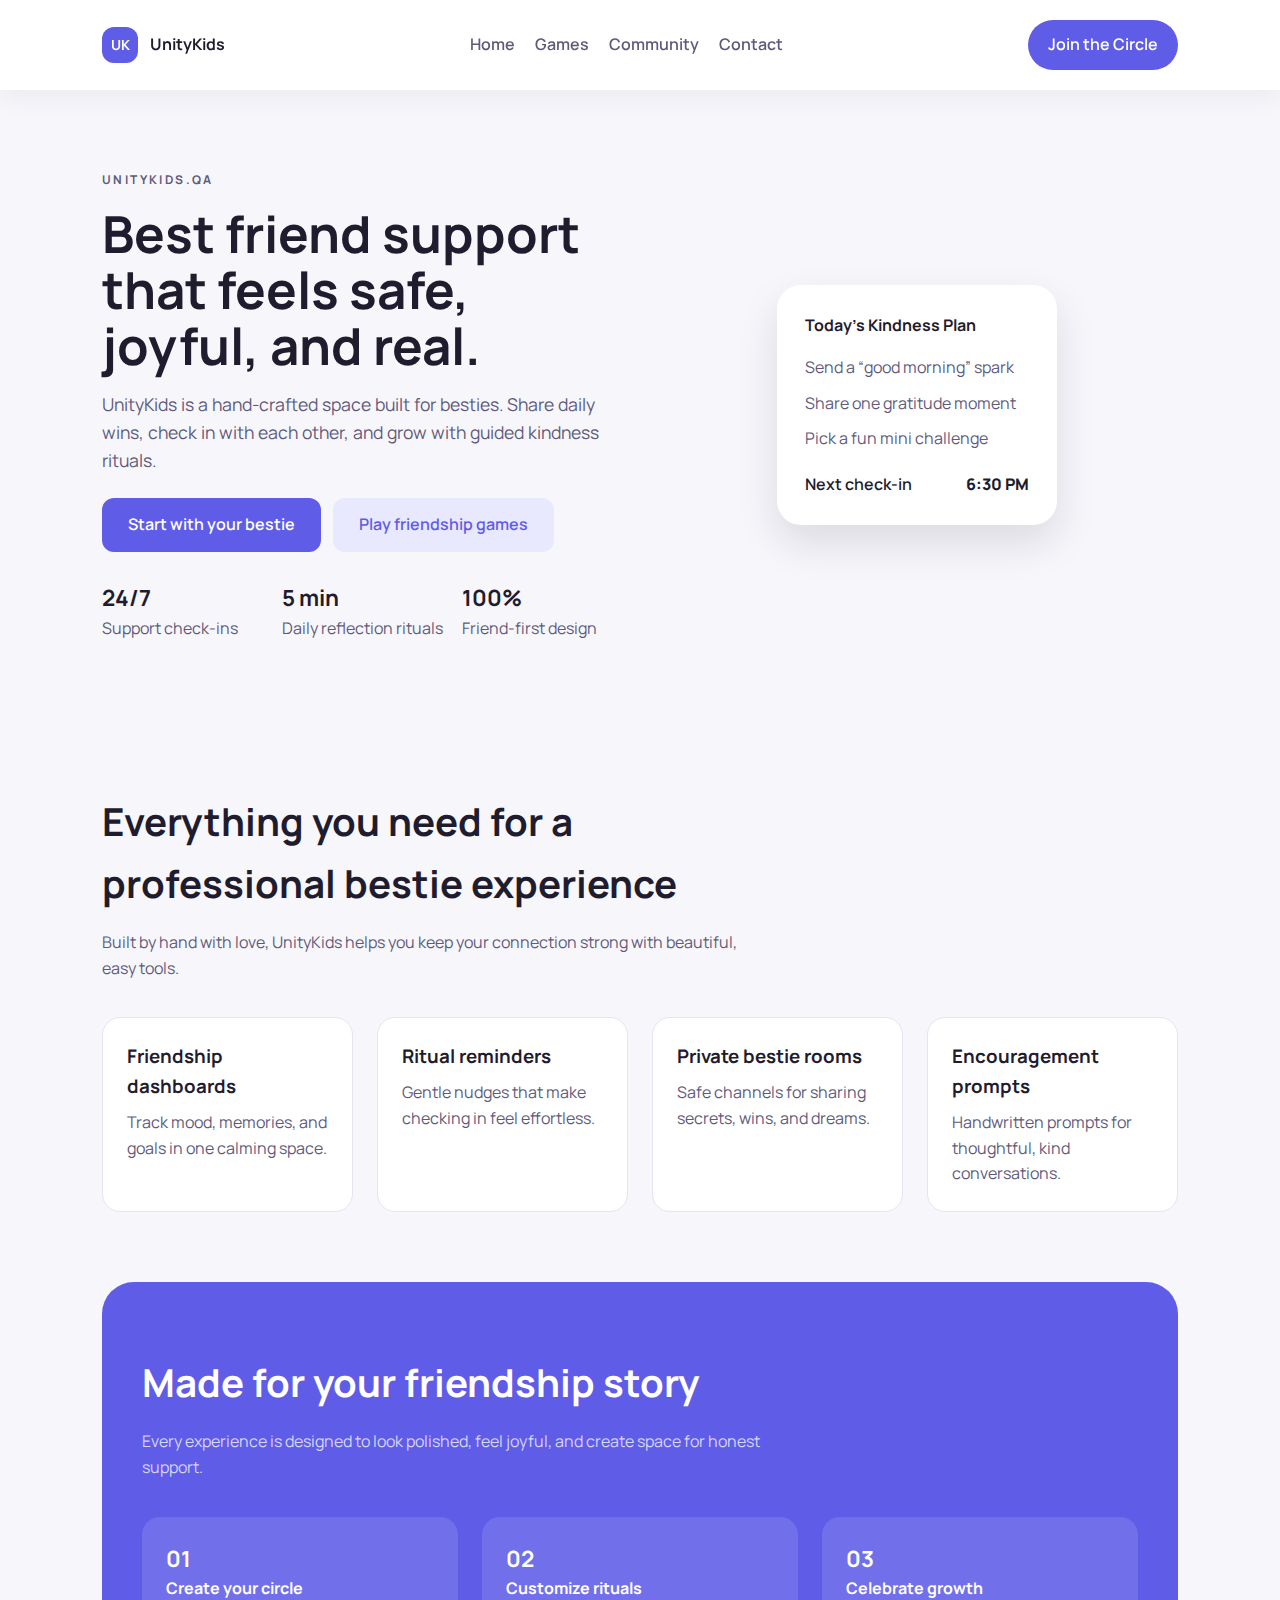
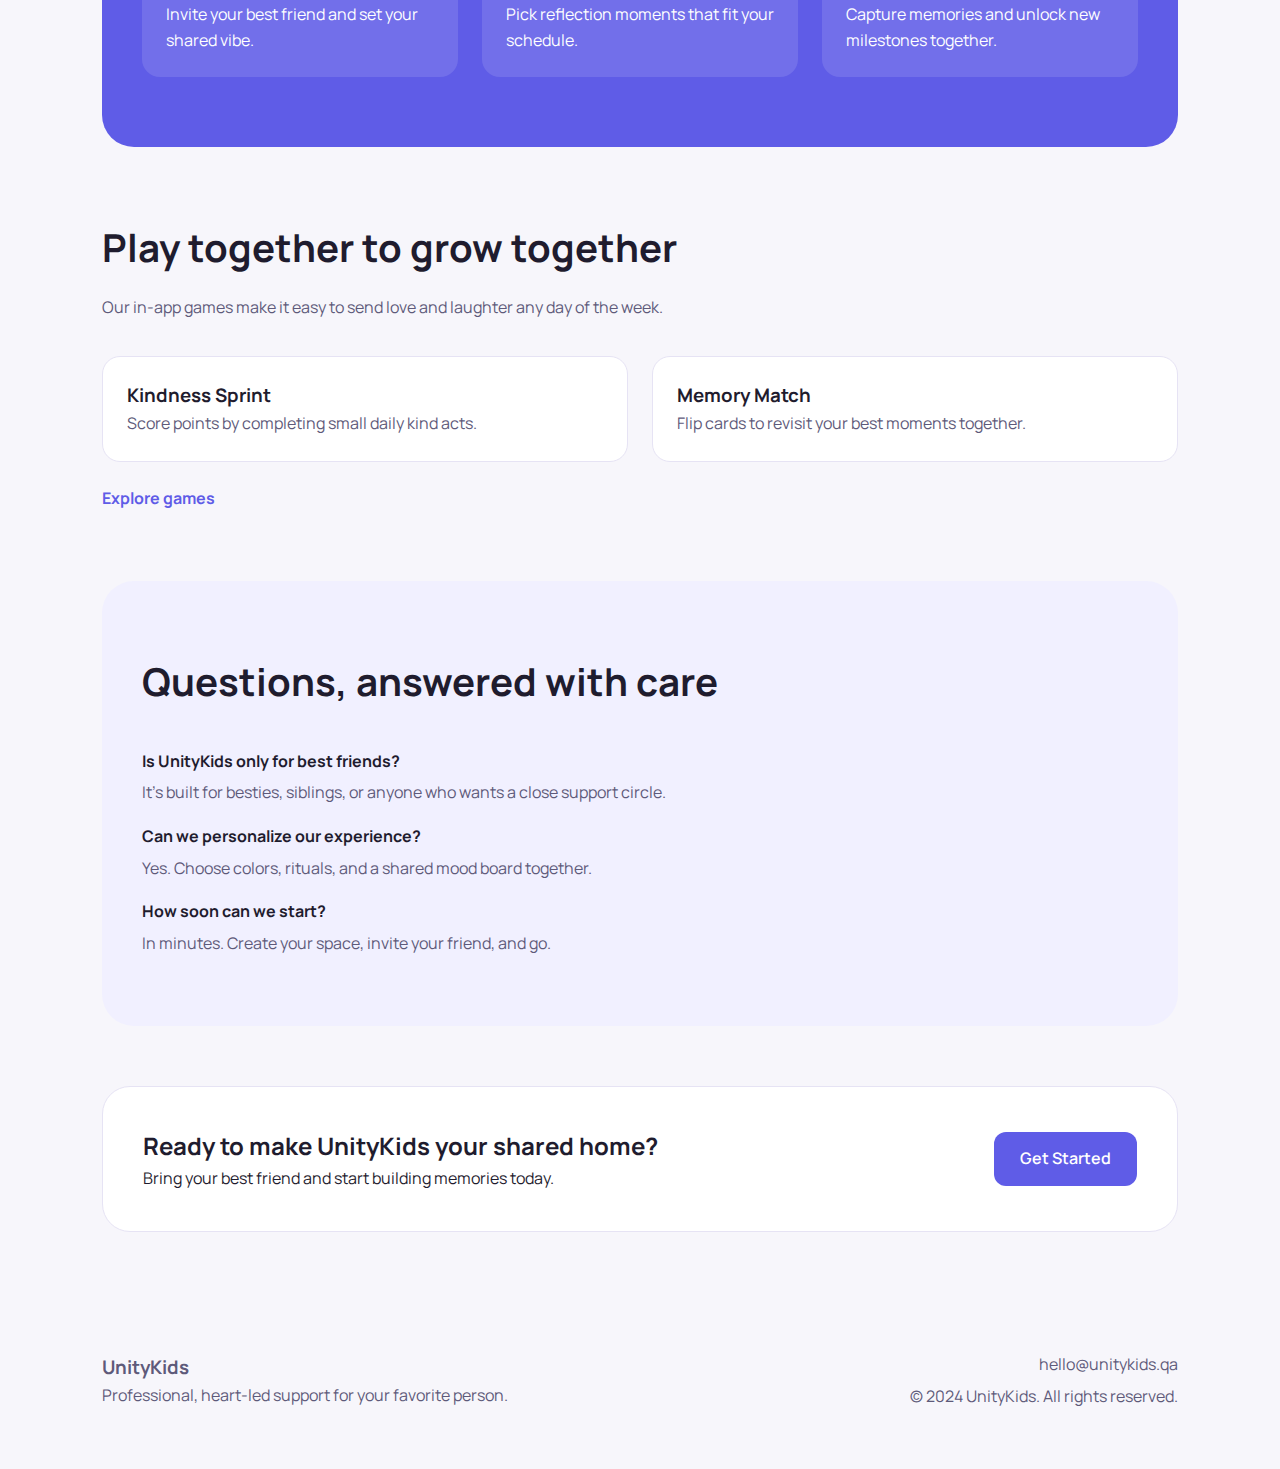
<file: index.html>
<!doctype html>
<html lang="en">
  <head>
    <meta charset="UTF-8" />
    <meta name="viewport" content="width=device-width, initial-scale=1" />
    <title>UnityKids — Best Friend Support for Growing Hearts</title>
    <meta
      name="description"
      content="UnityKids is a warm, professional space for best friends to share support, celebrate wins, and grow together." />
    <link rel="preconnect" href="https://fonts.googleapis.com" />
    <link rel="preconnect" href="https://fonts.gstatic.com" crossorigin />
    <link
      href="https://fonts.googleapis.com/css2?family=Manrope:wght@300;400;500;600;700;800&display=swap"
      rel="stylesheet" />
    <link rel="stylesheet" href="styles.css" />
  </head>
  <body>
    <header class="site-header">
      <nav class="nav">
        <a class="logo" href="index.html">
          <span class="logo__mark">UK</span>
          <span class="logo__text">UnityKids</span>
        </a>
        <div class="nav__links">
          <a href="index.html">Home</a>
          <a href="games.html">Games</a>
          <a href="community.html">Community</a>
          <a href="contact.html">Contact</a>
        </div>
        <a class="nav__cta" href="contact.html">Join the Circle</a>
      </nav>
    </header>

    <main>
      <section class="hero">
        <div class="hero__content">
          <p class="eyebrow">unitykids.qa</p>
          <h1>Best friend support that feels safe, joyful, and real.</h1>
          <p class="lead">
            UnityKids is a hand-crafted space built for besties. Share daily wins, check in with each
            other, and grow with guided kindness rituals.
          </p>
          <div class="hero__actions">
            <a class="primary" href="contact.html">Start with your bestie</a>
            <a class="ghost" href="games.html">Play friendship games</a>
          </div>
          <div class="hero__stats">
            <div>
              <h3>24/7</h3>
              <p>Support check-ins</p>
            </div>
            <div>
              <h3>5 min</h3>
              <p>Daily reflection rituals</p>
            </div>
            <div>
              <h3>100%</h3>
              <p>Friend-first design</p>
            </div>
          </div>
        </div>
        <div class="hero__card">
          <div class="card">
            <p class="card__title">Today’s Kindness Plan</p>
            <ul>
              <li>Send a “good morning” spark</li>
              <li>Share one gratitude moment</li>
              <li>Pick a fun mini challenge</li>
            </ul>
            <div class="card__footer">
              <span>Next check-in</span>
              <strong>6:30 PM</strong>
            </div>
          </div>
        </div>
      </section>

      <section class="section">
        <div class="section__header">
          <h2>Everything you need for a professional bestie experience</h2>
          <p>
            Built by hand with love, UnityKids helps you keep your connection strong with beautiful,
            easy tools.
          </p>
        </div>
        <div class="grid">
          <article class="feature">
            <h3>Friendship dashboards</h3>
            <p>Track mood, memories, and goals in one calming space.</p>
          </article>
          <article class="feature">
            <h3>Ritual reminders</h3>
            <p>Gentle nudges that make checking in feel effortless.</p>
          </article>
          <article class="feature">
            <h3>Private bestie rooms</h3>
            <p>Safe channels for sharing secrets, wins, and dreams.</p>
          </article>
          <article class="feature">
            <h3>Encouragement prompts</h3>
            <p>Handwritten prompts for thoughtful, kind conversations.</p>
          </article>
        </div>
      </section>

      <section class="section section--highlight">
        <div class="section__header">
          <h2>Made for your friendship story</h2>
          <p>
            Every experience is designed to look polished, feel joyful, and create space for honest
            support.
          </p>
        </div>
        <div class="timeline">
          <div class="timeline__item">
            <span>01</span>
            <h4>Create your circle</h4>
            <p>Invite your best friend and set your shared vibe.</p>
          </div>
          <div class="timeline__item">
            <span>02</span>
            <h4>Customize rituals</h4>
            <p>Pick reflection moments that fit your schedule.</p>
          </div>
          <div class="timeline__item">
            <span>03</span>
            <h4>Celebrate growth</h4>
            <p>Capture memories and unlock new milestones together.</p>
          </div>
        </div>
      </section>

      <section class="section">
        <div class="section__header">
          <h2>Play together to grow together</h2>
          <p>Our in-app games make it easy to send love and laughter any day of the week.</p>
        </div>
        <div class="grid grid--two">
          <article class="story">
            <h3>Kindness Sprint</h3>
            <p>Score points by completing small daily kind acts.</p>
          </article>
          <article class="story">
            <h3>Memory Match</h3>
            <p>Flip cards to revisit your best moments together.</p>
          </article>
        </div>
        <a class="section__cta" href="games.html">Explore games</a>
      </section>

      <section class="section section--soft">
        <div class="section__header">
          <h2>Questions, answered with care</h2>
        </div>
        <div class="faq">
          <div>
            <h4>Is UnityKids only for best friends?</h4>
            <p>It’s built for besties, siblings, or anyone who wants a close support circle.</p>
          </div>
          <div>
            <h4>Can we personalize our experience?</h4>
            <p>Yes. Choose colors, rituals, and a shared mood board together.</p>
          </div>
          <div>
            <h4>How soon can we start?</h4>
            <p>In minutes. Create your space, invite your friend, and go.</p>
          </div>
        </div>
      </section>

      <section class="cta">
        <div>
          <h2>Ready to make UnityKids your shared home?</h2>
          <p>Bring your best friend and start building memories today.</p>
        </div>
        <a class="primary" href="contact.html">Get Started</a>
      </section>
    </main>

    <footer class="site-footer">
      <div>
        <h3>UnityKids</h3>
        <p>Professional, heart-led support for your favorite person.</p>
      </div>
      <div class="footer__links">
        <a href="mailto:hello@unitykids.qa">hello@unitykids.qa</a>
        <span>© 2024 UnityKids. All rights reserved.</span>
      </div>
    </footer>
  </body>
</html>
</file>
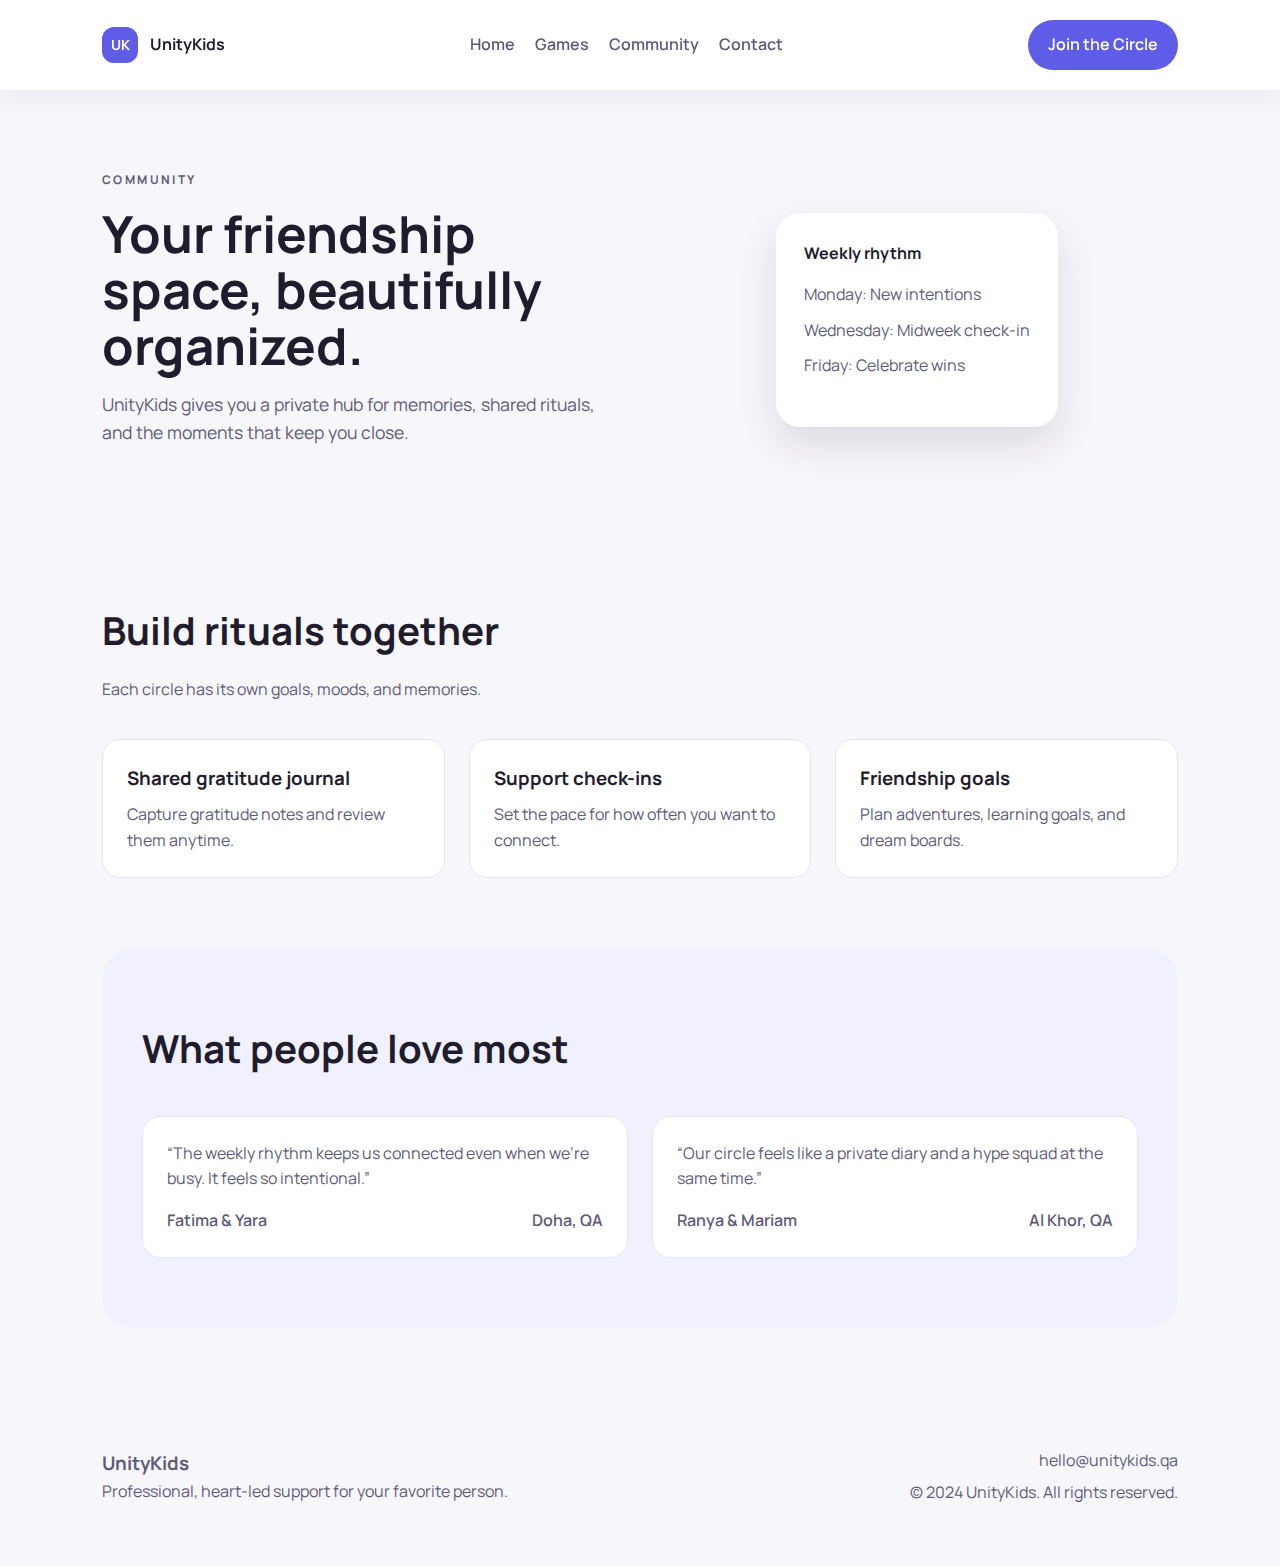
<file: community.html>
<!doctype html>
<html lang="en">
  <head>
    <meta charset="UTF-8" />
    <meta name="viewport" content="width=device-width, initial-scale=1" />
    <title>UnityKids Community — Grow Together</title>
    <meta
      name="description"
      content="UnityKids community spaces for best friends to share stories, rituals, and support." />
    <link rel="preconnect" href="https://fonts.googleapis.com" />
    <link rel="preconnect" href="https://fonts.gstatic.com" crossorigin />
    <link
      href="https://fonts.googleapis.com/css2?family=Manrope:wght@300;400;500;600;700;800&display=swap"
      rel="stylesheet" />
    <link rel="stylesheet" href="styles.css" />
  </head>
  <body>
    <header class="site-header">
      <nav class="nav">
        <a class="logo" href="index.html">
          <span class="logo__mark">UK</span>
          <span class="logo__text">UnityKids</span>
        </a>
        <div class="nav__links">
          <a href="index.html">Home</a>
          <a href="games.html">Games</a>
          <a href="community.html">Community</a>
          <a href="contact.html">Contact</a>
        </div>
        <a class="nav__cta" href="contact.html">Join the Circle</a>
      </nav>
    </header>

    <main>
      <section class="page-hero">
        <div>
          <p class="eyebrow">Community</p>
          <h1>Your friendship space, beautifully organized.</h1>
          <p class="lead">
            UnityKids gives you a private hub for memories, shared rituals, and the moments that keep
            you close.
          </p>
        </div>
        <div class="page-hero__card">
          <div class="card">
            <p class="card__title">Weekly rhythm</p>
            <ul>
              <li>Monday: New intentions</li>
              <li>Wednesday: Midweek check-in</li>
              <li>Friday: Celebrate wins</li>
            </ul>
          </div>
        </div>
      </section>

      <section class="section">
        <div class="section__header">
          <h2>Build rituals together</h2>
          <p>Each circle has its own goals, moods, and memories.</p>
        </div>
        <div class="grid">
          <article class="feature">
            <h3>Shared gratitude journal</h3>
            <p>Capture gratitude notes and review them anytime.</p>
          </article>
          <article class="feature">
            <h3>Support check-ins</h3>
            <p>Set the pace for how often you want to connect.</p>
          </article>
          <article class="feature">
            <h3>Friendship goals</h3>
            <p>Plan adventures, learning goals, and dream boards.</p>
          </article>
        </div>
      </section>

      <section class="section section--soft">
        <div class="section__header">
          <h2>What people love most</h2>
        </div>
        <div class="grid grid--two">
          <article class="story">
            <p>
              “The weekly rhythm keeps us connected even when we’re busy. It feels so intentional.”
            </p>
            <div class="story__meta">
              <span>Fatima &amp; Yara</span>
              <span>Doha, QA</span>
            </div>
          </article>
          <article class="story">
            <p>
              “Our circle feels like a private diary and a hype squad at the same time.”
            </p>
            <div class="story__meta">
              <span>Ranya &amp; Mariam</span>
              <span>Al Khor, QA</span>
            </div>
          </article>
        </div>
      </section>
    </main>

    <footer class="site-footer">
      <div>
        <h3>UnityKids</h3>
        <p>Professional, heart-led support for your favorite person.</p>
      </div>
      <div class="footer__links">
        <a href="mailto:hello@unitykids.qa">hello@unitykids.qa</a>
        <span>© 2024 UnityKids. All rights reserved.</span>
      </div>
    </footer>
  </body>
</html>
</file>
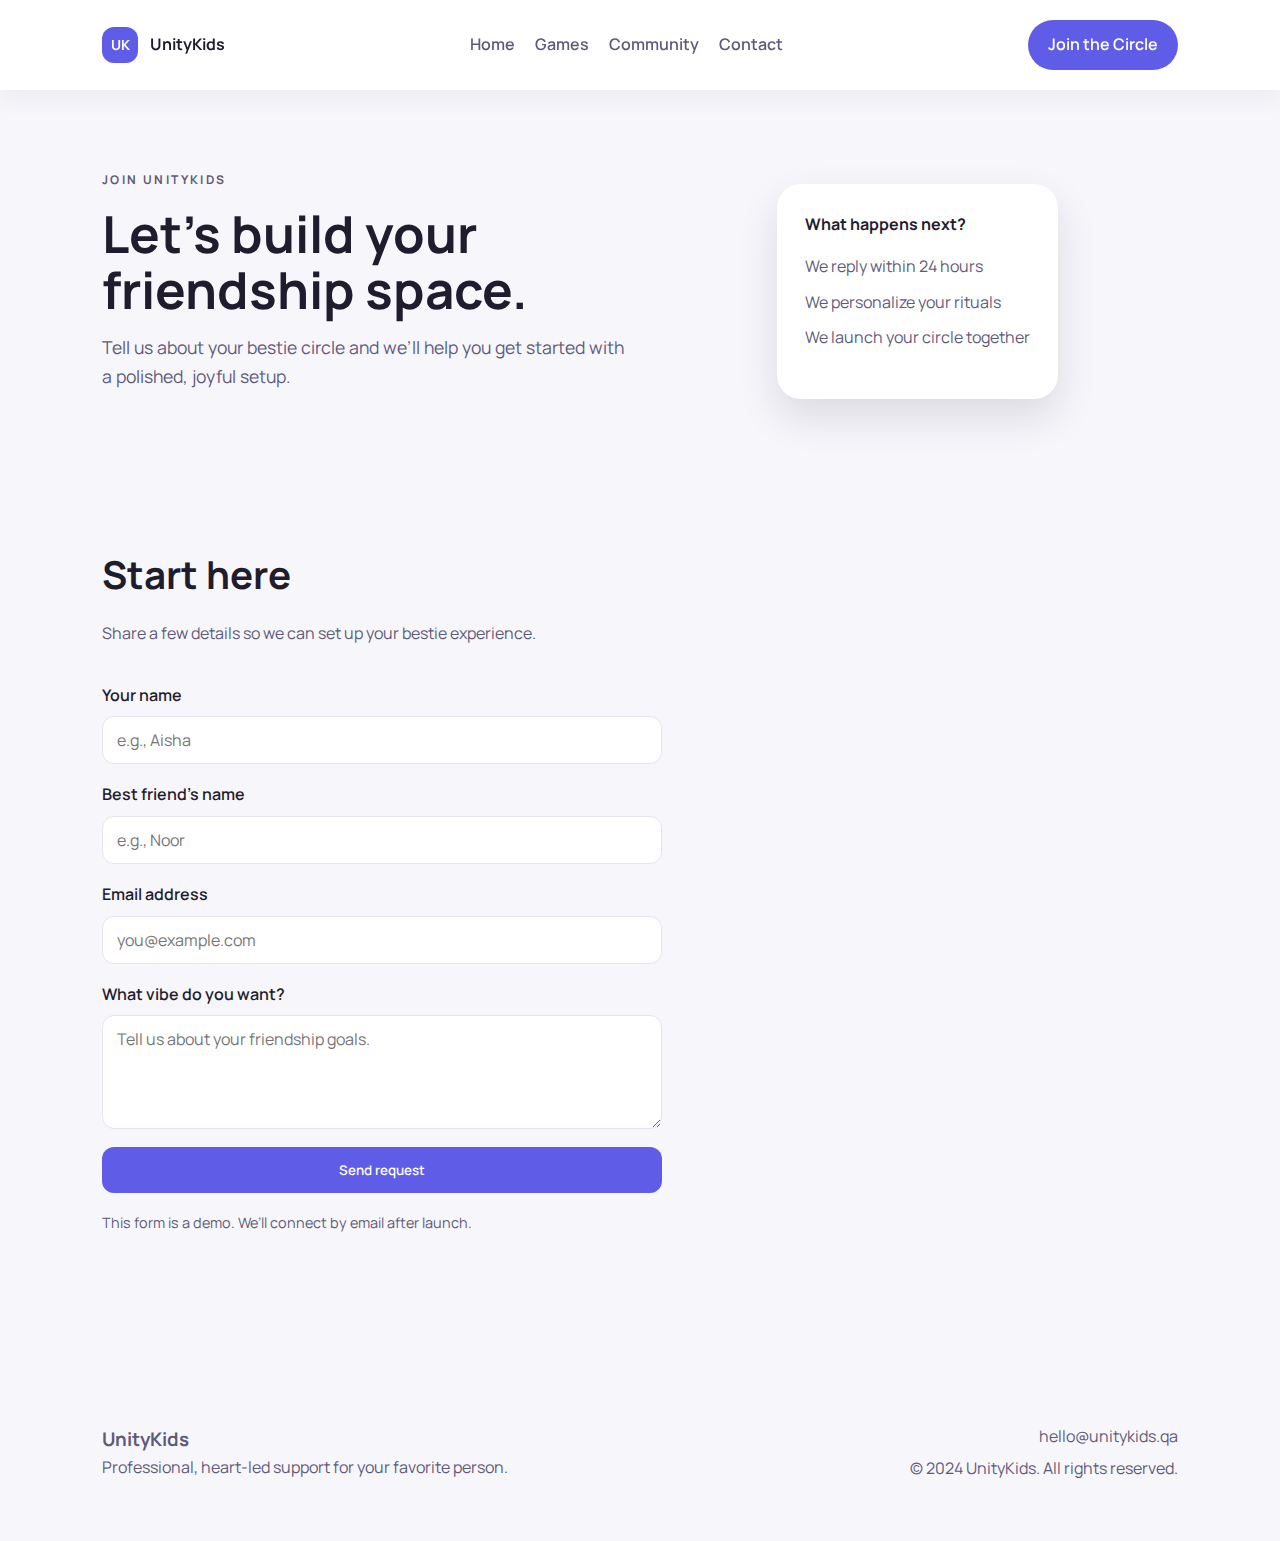
<file: contact.html>
<!doctype html>
<html lang="en">
  <head>
    <meta charset="UTF-8" />
    <meta name="viewport" content="width=device-width, initial-scale=1" />
    <title>UnityKids — Join the Circle</title>
    <meta
      name="description"
      content="Start your UnityKids friendship circle or reach out to the UnityKids team." />
    <link rel="preconnect" href="https://fonts.googleapis.com" />
    <link rel="preconnect" href="https://fonts.gstatic.com" crossorigin />
    <link
      href="https://fonts.googleapis.com/css2?family=Manrope:wght@300;400;500;600;700;800&display=swap"
      rel="stylesheet" />
    <link rel="stylesheet" href="styles.css" />
  </head>
  <body>
    <header class="site-header">
      <nav class="nav">
        <a class="logo" href="index.html">
          <span class="logo__mark">UK</span>
          <span class="logo__text">UnityKids</span>
        </a>
        <div class="nav__links">
          <a href="index.html">Home</a>
          <a href="games.html">Games</a>
          <a href="community.html">Community</a>
          <a href="contact.html">Contact</a>
        </div>
        <a class="nav__cta" href="contact.html">Join the Circle</a>
      </nav>
    </header>

    <main>
      <section class="page-hero">
        <div>
          <p class="eyebrow">Join UnityKids</p>
          <h1>Let’s build your friendship space.</h1>
          <p class="lead">
            Tell us about your bestie circle and we’ll help you get started with a polished, joyful
            setup.
          </p>
        </div>
        <div class="page-hero__card">
          <div class="card">
            <p class="card__title">What happens next?</p>
            <ul>
              <li>We reply within 24 hours</li>
              <li>We personalize your rituals</li>
              <li>We launch your circle together</li>
            </ul>
          </div>
        </div>
      </section>

      <section class="section">
        <div class="section__header">
          <h2>Start here</h2>
          <p>Share a few details so we can set up your bestie experience.</p>
        </div>
        <form class="contact-form">
          <label>
            Your name
            <input type="text" name="name" placeholder="e.g., Aisha" required />
          </label>
          <label>
            Best friend’s name
            <input type="text" name="bestie" placeholder="e.g., Noor" required />
          </label>
          <label>
            Email address
            <input type="email" name="email" placeholder="you@example.com" required />
          </label>
          <label>
            What vibe do you want?
            <textarea name="vibe" rows="4" placeholder="Tell us about your friendship goals."></textarea>
          </label>
          <button class="primary" type="submit">Send request</button>
          <p class="form-note">This form is a demo. We’ll connect by email after launch.</p>
        </form>
      </section>
    </main>

    <footer class="site-footer">
      <div>
        <h3>UnityKids</h3>
        <p>Professional, heart-led support for your favorite person.</p>
      </div>
      <div class="footer__links">
        <a href="mailto:hello@unitykids.qa">hello@unitykids.qa</a>
        <span>© 2024 UnityKids. All rights reserved.</span>
      </div>
    </footer>
  </body>
</html>
</file>
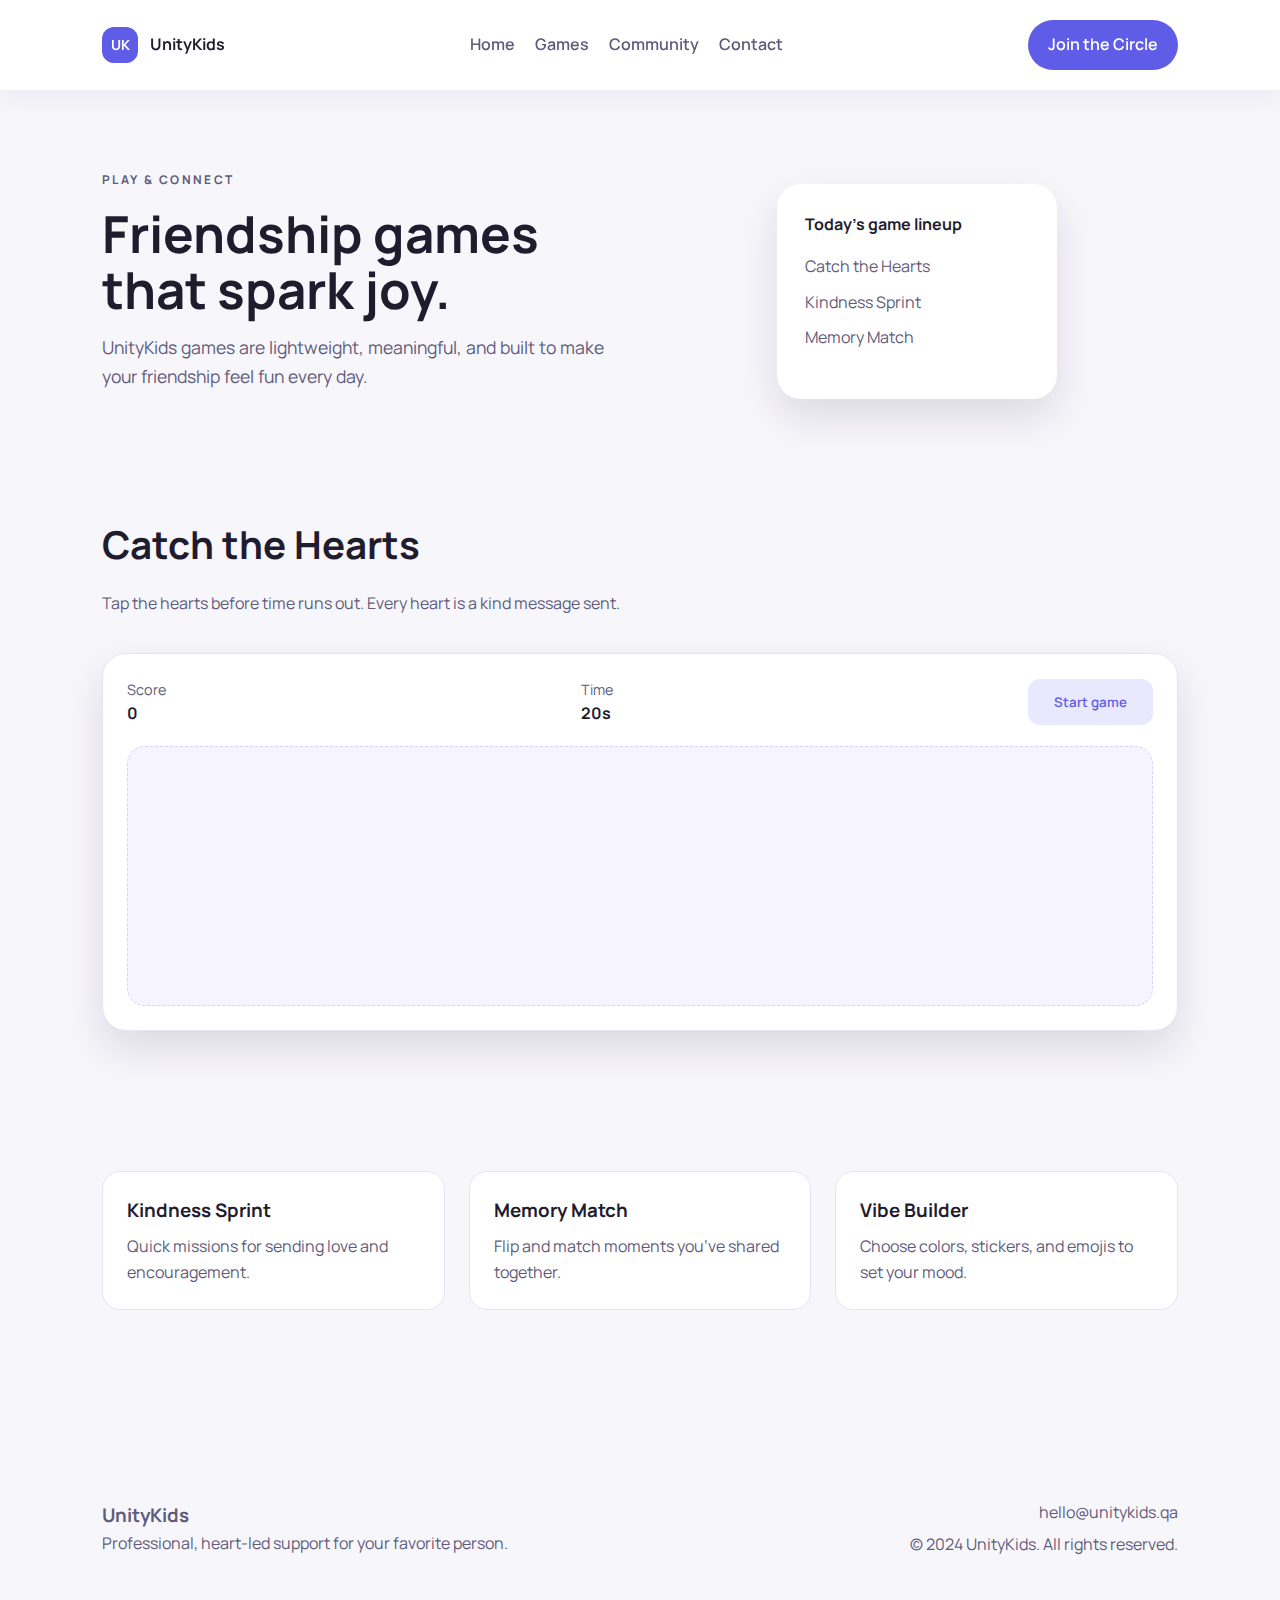
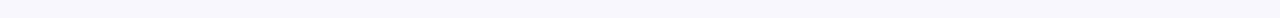
<file: games.html>
<!doctype html>
<html lang="en">
  <head>
    <meta charset="UTF-8" />
    <meta name="viewport" content="width=device-width, initial-scale=1" />
    <title>UnityKids Games — Play Together</title>
    <meta
      name="description"
      content="Play UnityKids friendship games, from kindness sprints to heart-catching mini games." />
    <link rel="preconnect" href="https://fonts.googleapis.com" />
    <link rel="preconnect" href="https://fonts.gstatic.com" crossorigin />
    <link
      href="https://fonts.googleapis.com/css2?family=Manrope:wght@300;400;500;600;700;800&display=swap"
      rel="stylesheet" />
    <link rel="stylesheet" href="styles.css" />
  </head>
  <body>
    <header class="site-header">
      <nav class="nav">
        <a class="logo" href="index.html">
          <span class="logo__mark">UK</span>
          <span class="logo__text">UnityKids</span>
        </a>
        <div class="nav__links">
          <a href="index.html">Home</a>
          <a href="games.html">Games</a>
          <a href="community.html">Community</a>
          <a href="contact.html">Contact</a>
        </div>
        <a class="nav__cta" href="contact.html">Join the Circle</a>
      </nav>
    </header>

    <main>
      <section class="page-hero">
        <div>
          <p class="eyebrow">Play &amp; connect</p>
          <h1>Friendship games that spark joy.</h1>
          <p class="lead">
            UnityKids games are lightweight, meaningful, and built to make your friendship feel fun
            every day.
          </p>
        </div>
        <div class="page-hero__card">
          <div class="card">
            <p class="card__title">Today’s game lineup</p>
            <ul>
              <li>Catch the Hearts</li>
              <li>Kindness Sprint</li>
              <li>Memory Match</li>
            </ul>
          </div>
        </div>
      </section>

      <section class="section game">
        <div class="section__header">
          <h2>Catch the Hearts</h2>
          <p>Tap the hearts before time runs out. Every heart is a kind message sent.</p>
        </div>
        <div class="game__board">
          <div class="game__hud">
            <div>
              <span class="game__label">Score</span>
              <strong id="score">0</strong>
            </div>
            <div>
              <span class="game__label">Time</span>
              <strong id="timer">20s</strong>
            </div>
            <button class="ghost" id="start-game">Start game</button>
          </div>
          <div class="game__field" id="game-field" aria-live="polite"></div>
        </div>
      </section>

      <section class="section">
        <div class="grid">
          <article class="feature">
            <h3>Kindness Sprint</h3>
            <p>Quick missions for sending love and encouragement.</p>
          </article>
          <article class="feature">
            <h3>Memory Match</h3>
            <p>Flip and match moments you’ve shared together.</p>
          </article>
          <article class="feature">
            <h3>Vibe Builder</h3>
            <p>Choose colors, stickers, and emojis to set your mood.</p>
          </article>
        </div>
      </section>
    </main>

    <footer class="site-footer">
      <div>
        <h3>UnityKids</h3>
        <p>Professional, heart-led support for your favorite person.</p>
      </div>
      <div class="footer__links">
        <a href="mailto:hello@unitykids.qa">hello@unitykids.qa</a>
        <span>© 2024 UnityKids. All rights reserved.</span>
      </div>
    </footer>

    <script src="script.js"></script>
  </body>
</html>
</file>
<file: styles.css>
:root {
  color-scheme: light;
  --background: #f7f6fb;
  --surface: #ffffff;
  --ink: #1f1c2e;
  --muted: #5e5a7a;
  --accent: #5f5ce7;
  --accent-soft: #e8e8ff;
  --border: #e6e3f4;
  --shadow: 0 18px 40px rgba(31, 28, 46, 0.12);
}

* {
  box-sizing: border-box;
  margin: 0;
  padding: 0;
}

body {
  font-family: "Manrope", system-ui, sans-serif;
  background: var(--background);
  color: var(--ink);
  line-height: 1.6;
}

a {
  color: inherit;
  text-decoration: none;
}

button {
  font-family: inherit;
  border: none;
  cursor: pointer;
}

.site-header {
  background: var(--surface);
  position: sticky;
  top: 0;
  z-index: 10;
  box-shadow: 0 12px 20px rgba(31, 28, 46, 0.04);
}

.nav {
  max-width: 1140px;
  margin: 0 auto;
  padding: 20px 32px;
  display: flex;
  align-items: center;
  justify-content: space-between;
  gap: 24px;
}

.logo {
  display: flex;
  align-items: center;
  gap: 12px;
  font-weight: 700;
}

.logo__mark {
  background: var(--accent);
  color: white;
  width: 36px;
  height: 36px;
  border-radius: 12px;
  display: grid;
  place-items: center;
  font-size: 14px;
}

.nav__links {
  display: flex;
  gap: 20px;
  font-weight: 600;
  color: var(--muted);
}

.nav__cta {
  background: var(--accent);
  color: white;
  padding: 12px 20px;
  border-radius: 999px;
  font-weight: 600;
}

main {
  max-width: 1140px;
  margin: 0 auto;
  padding: 40px 32px 80px;
}

.hero {
  display: grid;
  grid-template-columns: repeat(auto-fit, minmax(280px, 1fr));
  gap: 32px;
  align-items: center;
  padding: 40px 0 80px;
}

.page-hero {
  display: grid;
  grid-template-columns: repeat(auto-fit, minmax(280px, 1fr));
  gap: 32px;
  align-items: center;
  padding: 40px 0 60px;
}

.page-hero__card {
  display: flex;
  justify-content: center;
}

.eyebrow {
  text-transform: uppercase;
  letter-spacing: 0.2em;
  color: var(--muted);
  font-weight: 700;
  font-size: 12px;
}

.hero h1,
.page-hero h1 {
  font-size: clamp(2.6rem, 4vw, 3.5rem);
  line-height: 1.1;
  margin: 16px 0;
}

.lead {
  font-size: 1.1rem;
  color: var(--muted);
  margin-bottom: 24px;
}

.hero__actions {
  display: flex;
  flex-wrap: wrap;
  gap: 12px;
  margin-bottom: 28px;
}

.primary {
  background: var(--accent);
  color: white;
  padding: 14px 26px;
  border-radius: 12px;
  font-weight: 600;
  display: inline-flex;
  align-items: center;
  justify-content: center;
}

.ghost {
  background: var(--accent-soft);
  color: var(--accent);
  padding: 14px 26px;
  border-radius: 12px;
  font-weight: 600;
}

.hero__stats {
  display: grid;
  grid-template-columns: repeat(auto-fit, minmax(140px, 1fr));
  gap: 18px;
}

.hero__stats h3 {
  font-size: 1.4rem;
}

.hero__stats p {
  color: var(--muted);
}

.hero__card {
  display: flex;
  justify-content: center;
}

.card {
  background: var(--surface);
  padding: 28px;
  border-radius: 24px;
  box-shadow: var(--shadow);
  min-width: 280px;
}

.card__title {
  font-weight: 700;
  margin-bottom: 16px;
}

.card ul {
  list-style: none;
  display: grid;
  gap: 10px;
  color: var(--muted);
  margin-bottom: 20px;
}

.card__footer {
  display: flex;
  justify-content: space-between;
  font-weight: 600;
}

.section {
  padding: 70px 0;
}

.section__header {
  max-width: 640px;
  margin-bottom: 36px;
}

.section__header h2 {
  font-size: clamp(2rem, 3vw, 2.6rem);
  margin-bottom: 16px;
}

.section__header p {
  color: var(--muted);
}

.section__cta {
  margin-top: 24px;
  display: inline-flex;
  color: var(--accent);
  font-weight: 700;
}

.grid {
  display: grid;
  grid-template-columns: repeat(auto-fit, minmax(220px, 1fr));
  gap: 24px;
}

.grid--two {
  grid-template-columns: repeat(auto-fit, minmax(280px, 1fr));
}

.feature,
.story {
  background: var(--surface);
  padding: 24px;
  border-radius: 18px;
  border: 1px solid var(--border);
}

.feature h3 {
  margin-bottom: 8px;
}

.feature p,
.story p {
  color: var(--muted);
}

.story__meta {
  display: flex;
  justify-content: space-between;
  margin-top: 16px;
  font-weight: 600;
  color: var(--muted);
}

.section--highlight {
  background: var(--accent);
  color: white;
  border-radius: 32px;
  padding: 70px 40px;
}

.section--highlight .section__header p {
  color: #d7d6ff;
}

.timeline {
  display: grid;
  grid-template-columns: repeat(auto-fit, minmax(220px, 1fr));
  gap: 24px;
}

.timeline__item {
  background: rgba(255, 255, 255, 0.12);
  padding: 24px;
  border-radius: 18px;
}

.timeline__item span {
  font-weight: 700;
  font-size: 1.4rem;
}

.section--soft {
  background: #f1f0ff;
  border-radius: 32px;
  padding: 70px 40px;
}

.faq {
  display: grid;
  gap: 18px;
}

.faq h4 {
  margin-bottom: 6px;
}

.faq p {
  color: var(--muted);
}

.cta {
  margin-top: 60px;
  background: var(--surface);
  border-radius: 28px;
  padding: 40px;
  display: flex;
  align-items: center;
  justify-content: space-between;
  gap: 24px;
  border: 1px solid var(--border);
}

.game {
  padding-top: 40px;
}

.game__board {
  background: var(--surface);
  border-radius: 24px;
  padding: 24px;
  border: 1px solid var(--border);
  box-shadow: var(--shadow);
}

.game__hud {
  display: flex;
  align-items: center;
  justify-content: space-between;
  gap: 20px;
  margin-bottom: 20px;
  flex-wrap: wrap;
}

.game__label {
  display: block;
  color: var(--muted);
  font-size: 0.9rem;
}

.game__field {
  position: relative;
  background: #f6f4ff;
  min-height: 260px;
  border-radius: 18px;
  overflow: hidden;
  border: 1px dashed #d7d2f8;
}

.game__heart {
  position: absolute;
  width: 42px;
  height: 42px;
  border-radius: 14px 14px 18px 18px;
  background: linear-gradient(135deg, #ff7bb0, #ff5d8f);
  border: none;
  transform: rotate(-8deg);
  box-shadow: 0 10px 18px rgba(255, 93, 143, 0.3);
}

.game__heart::after {
  content: "";
  position: absolute;
  left: 9px;
  top: -14px;
  width: 24px;
  height: 24px;
  background: linear-gradient(135deg, #ff7bb0, #ff5d8f);
  border-radius: 50%;
}

.game__heart::before {
  content: "";
  position: absolute;
  right: 9px;
  top: -14px;
  width: 24px;
  height: 24px;
  background: linear-gradient(135deg, #ff7bb0, #ff5d8f);
  border-radius: 50%;
}

.game__result {
  margin-top: 16px;
  padding: 16px;
  background: var(--accent-soft);
  color: var(--accent);
  border-radius: 12px;
  font-weight: 600;
}

.contact-form {
  display: grid;
  gap: 18px;
  max-width: 560px;
}

.contact-form label {
  display: grid;
  gap: 8px;
  font-weight: 600;
}

.contact-form input,
.contact-form textarea {
  padding: 12px 14px;
  border-radius: 12px;
  border: 1px solid var(--border);
  font-family: inherit;
  font-size: 1rem;
}

.form-note {
  font-size: 0.9rem;
  color: var(--muted);
}

.site-footer {
  padding: 40px 32px 60px;
  max-width: 1140px;
  margin: 0 auto;
  display: flex;
  align-items: center;
  justify-content: space-between;
  color: var(--muted);
}

.footer__links {
  display: flex;
  flex-direction: column;
  gap: 6px;
  align-items: flex-end;
}

@media (max-width: 900px) {
  .nav__links {
    display: none;
  }

  .cta {
    flex-direction: column;
    align-items: flex-start;
  }

  .site-footer {
    flex-direction: column;
    gap: 16px;
    align-items: flex-start;
  }

  .footer__links {
    align-items: flex-start;
  }

  .game__hud {
    flex-direction: column;
    align-items: flex-start;
  }
}
</file>
